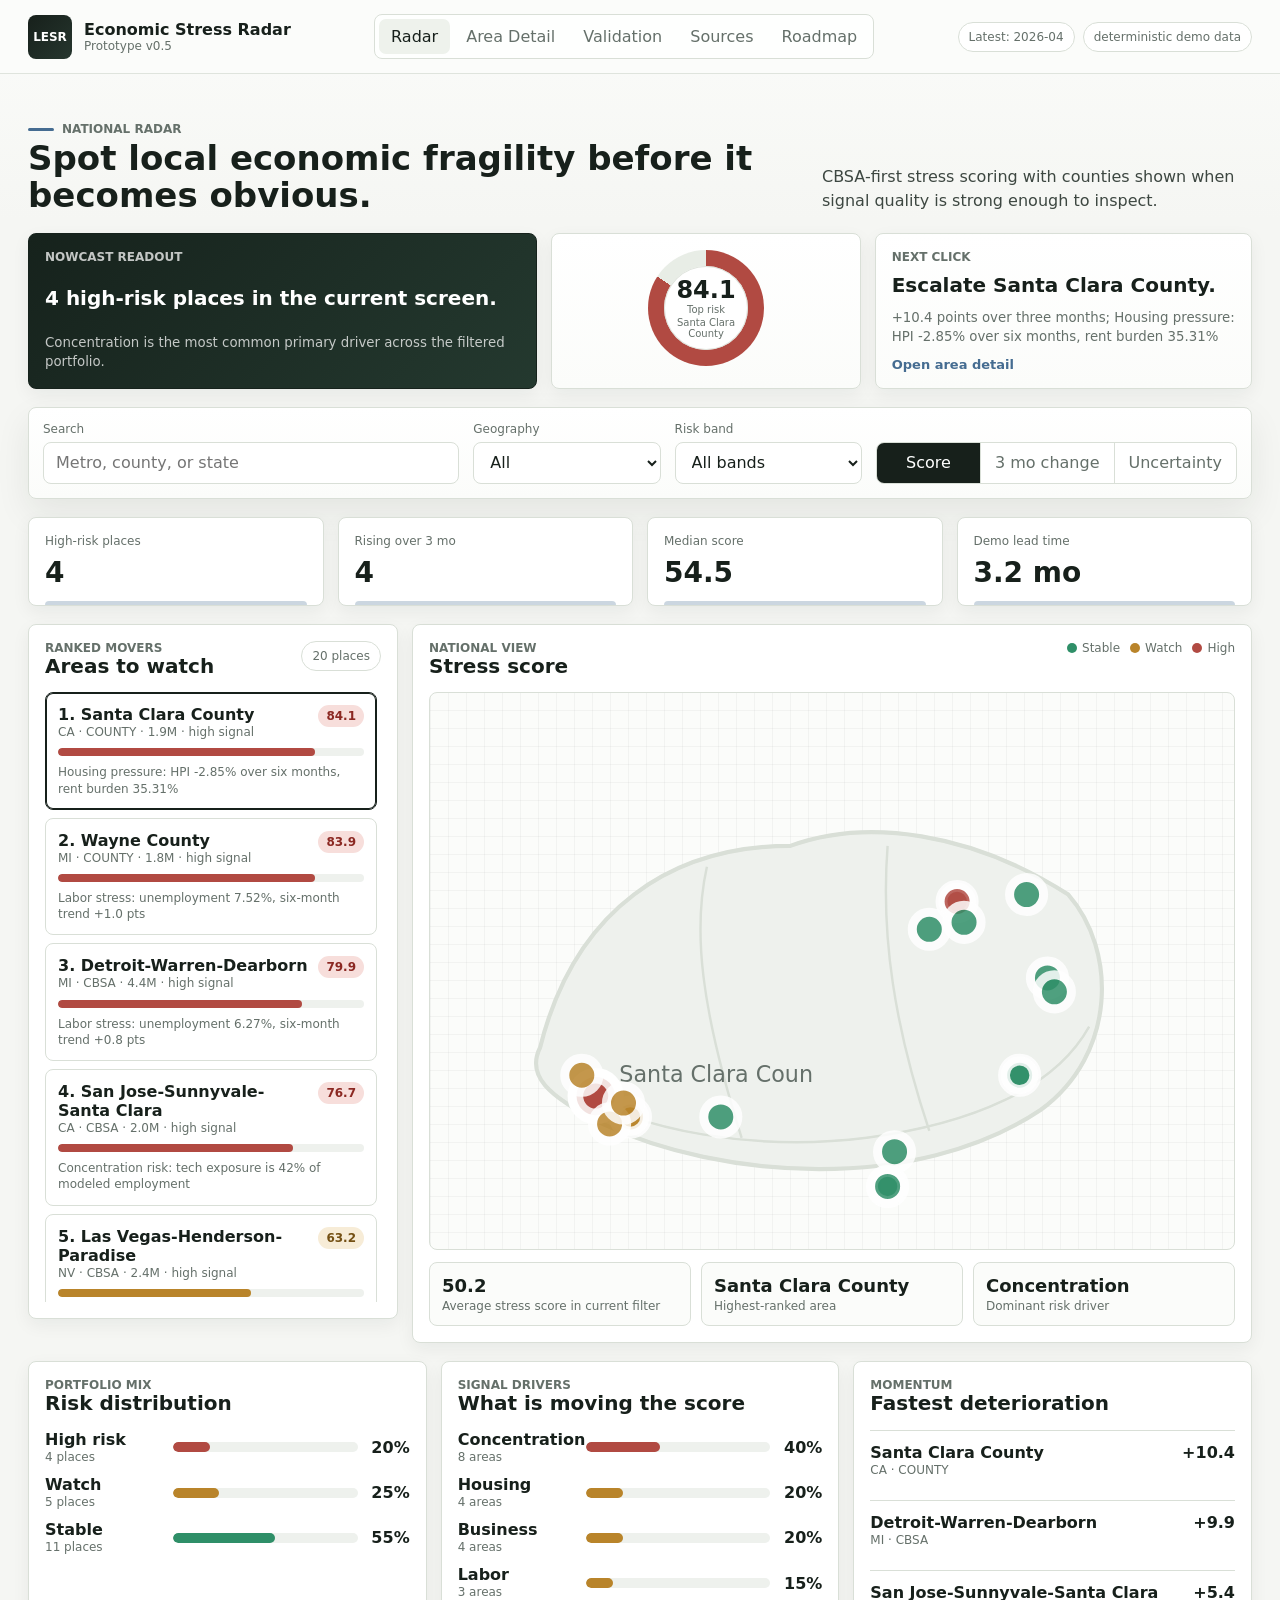
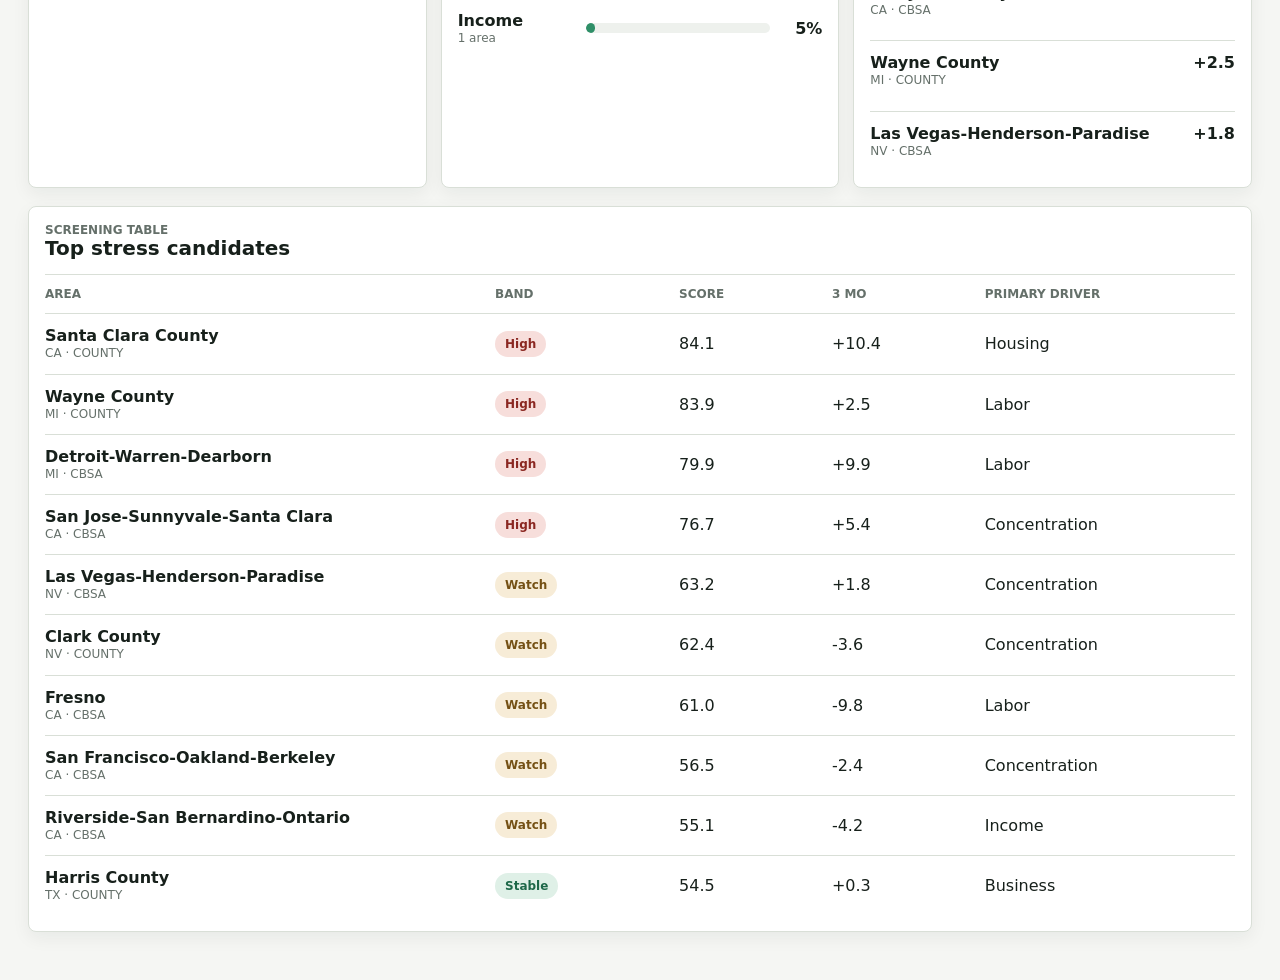
<file: index.html>
<!doctype html>
<html lang="en">
  <head>
    <meta charset="utf-8" />
    <meta name="viewport" content="width=device-width, initial-scale=1" />
    <title>Local Economic Stress Radar</title>
    <link rel="stylesheet" href="src/styles.css?v=5" />
    <script src="data/stress_data.js" defer></script>
    <script src="src/app.js?v=5" defer></script>
  </head>
  <body data-page="radar">
    <header class="app-header">
      <a class="brand" href="index.html" aria-label="Local Economic Stress Radar home">
        <span class="brand-mark" aria-hidden="true">LESR</span>
        <span>
          <span class="brand-title">Economic Stress Radar</span>
          <span class="brand-subtitle">Prototype v0.5</span>
        </span>
      </a>

      <nav class="top-nav" aria-label="Primary">
        <a href="index.html" data-nav="radar">Radar</a>
        <a href="area.html" data-nav="area">Area Detail</a>
        <a href="validation.html" data-nav="validation">Validation</a>
        <a href="sources.html" data-nav="sources">Sources</a>
        <a href="roadmap.html" data-nav="roadmap">Roadmap</a>
      </nav>

      <div class="meta-chips" aria-label="Dataset status">
        <span data-latest-month>Latest month</span>
        <span data-data-mode>Demo data</span>
      </div>
    </header>

    <main class="page-shell">
      <section class="page-title">
        <div>
          <p class="eyebrow">National radar</p>
          <h1>Spot local economic fragility before it becomes obvious.</h1>
        </div>
        <p>
          CBSA-first stress scoring with counties shown when signal quality is strong enough to inspect.
        </p>
      </section>

      <section id="radarBrief" class="decision-deck" aria-label="Current operating brief"></section>

      <section class="control-bar" aria-label="Radar filters">
        <label>
          <span>Search</span>
          <input id="searchInput" type="search" placeholder="Metro, county, or state" />
        </label>

        <label>
          <span>Geography</span>
          <select id="levelFilter">
            <option value="all">All</option>
            <option value="cbsa">CBSAs</option>
            <option value="county">Counties</option>
          </select>
        </label>

        <label>
          <span>Risk band</span>
          <select id="riskFilter">
            <option value="all">All bands</option>
            <option value="high">High</option>
            <option value="watch">Watch</option>
            <option value="stable">Stable</option>
          </select>
        </label>

        <div class="segmented" role="group" aria-label="Map metric">
          <button class="metric-tab active" data-metric="stress_score" type="button">Score</button>
          <button class="metric-tab" data-metric="change_3m" type="button">3 mo change</button>
          <button class="metric-tab" data-metric="uncertainty" type="button">Uncertainty</button>
        </div>
      </section>

      <section class="metric-strip" aria-label="Summary metrics">
        <div class="metric-tile">
          <span>High-risk places</span>
          <strong id="highRiskCount">0</strong>
        </div>
        <div class="metric-tile">
          <span>Rising over 3 mo</span>
          <strong id="risingCount">0</strong>
        </div>
        <div class="metric-tile">
          <span>Median score</span>
          <strong id="medianScore">0</strong>
        </div>
        <div class="metric-tile">
          <span>Demo lead time</span>
          <strong id="leadTime">0 mo</strong>
        </div>
      </section>

      <section class="radar-layout">
        <section class="panel map-panel map-panel-wide" aria-label="National stress map">
          <div class="section-heading">
            <div>
              <p class="eyebrow">National view</p>
              <h2 id="mapTitle">Stress score</h2>
            </div>
            <div class="legend">
              <span><i class="legend-dot low"></i>Stable</span>
              <span><i class="legend-dot mid"></i>Watch</span>
              <span><i class="legend-dot high"></i>High</span>
            </div>
          </div>
          <div class="map-frame">
            <svg id="stressMap" viewBox="0 0 100 80" role="img" aria-label="Prototype US economic stress map"></svg>
          </div>
          <div id="mapNarrative" class="map-narrative"></div>
        </section>

        <section class="panel rank-panel" aria-label="Ranked areas">
          <div class="section-heading">
            <div>
              <p class="eyebrow">Ranked movers</p>
              <h2>Areas to watch</h2>
            </div>
            <span id="resultCount" class="count-pill">0</span>
          </div>
          <div id="rankList" class="rank-list"></div>
        </section>
      </section>

      <section class="insight-grid" aria-label="Radar diagnostics">
        <section class="panel">
          <p class="eyebrow">Portfolio mix</p>
          <h2>Risk distribution</h2>
          <div id="riskMix" class="bar-list"></div>
        </section>

        <section class="panel">
          <p class="eyebrow">Signal drivers</p>
          <h2>What is moving the score</h2>
          <div id="driverMix" class="bar-list"></div>
        </section>

        <section class="panel">
          <p class="eyebrow">Momentum</p>
          <h2>Fastest deterioration</h2>
          <div id="moverList" class="mini-list"></div>
        </section>
      </section>

      <section class="panel table-panel" aria-label="Regional stress table">
        <div class="section-heading">
          <div>
            <p class="eyebrow">Screening table</p>
            <h2>Top stress candidates</h2>
          </div>
        </div>
        <div id="regionalTable" class="data-table"></div>
      </section>
    </main>
  </body>
</html>
</file>
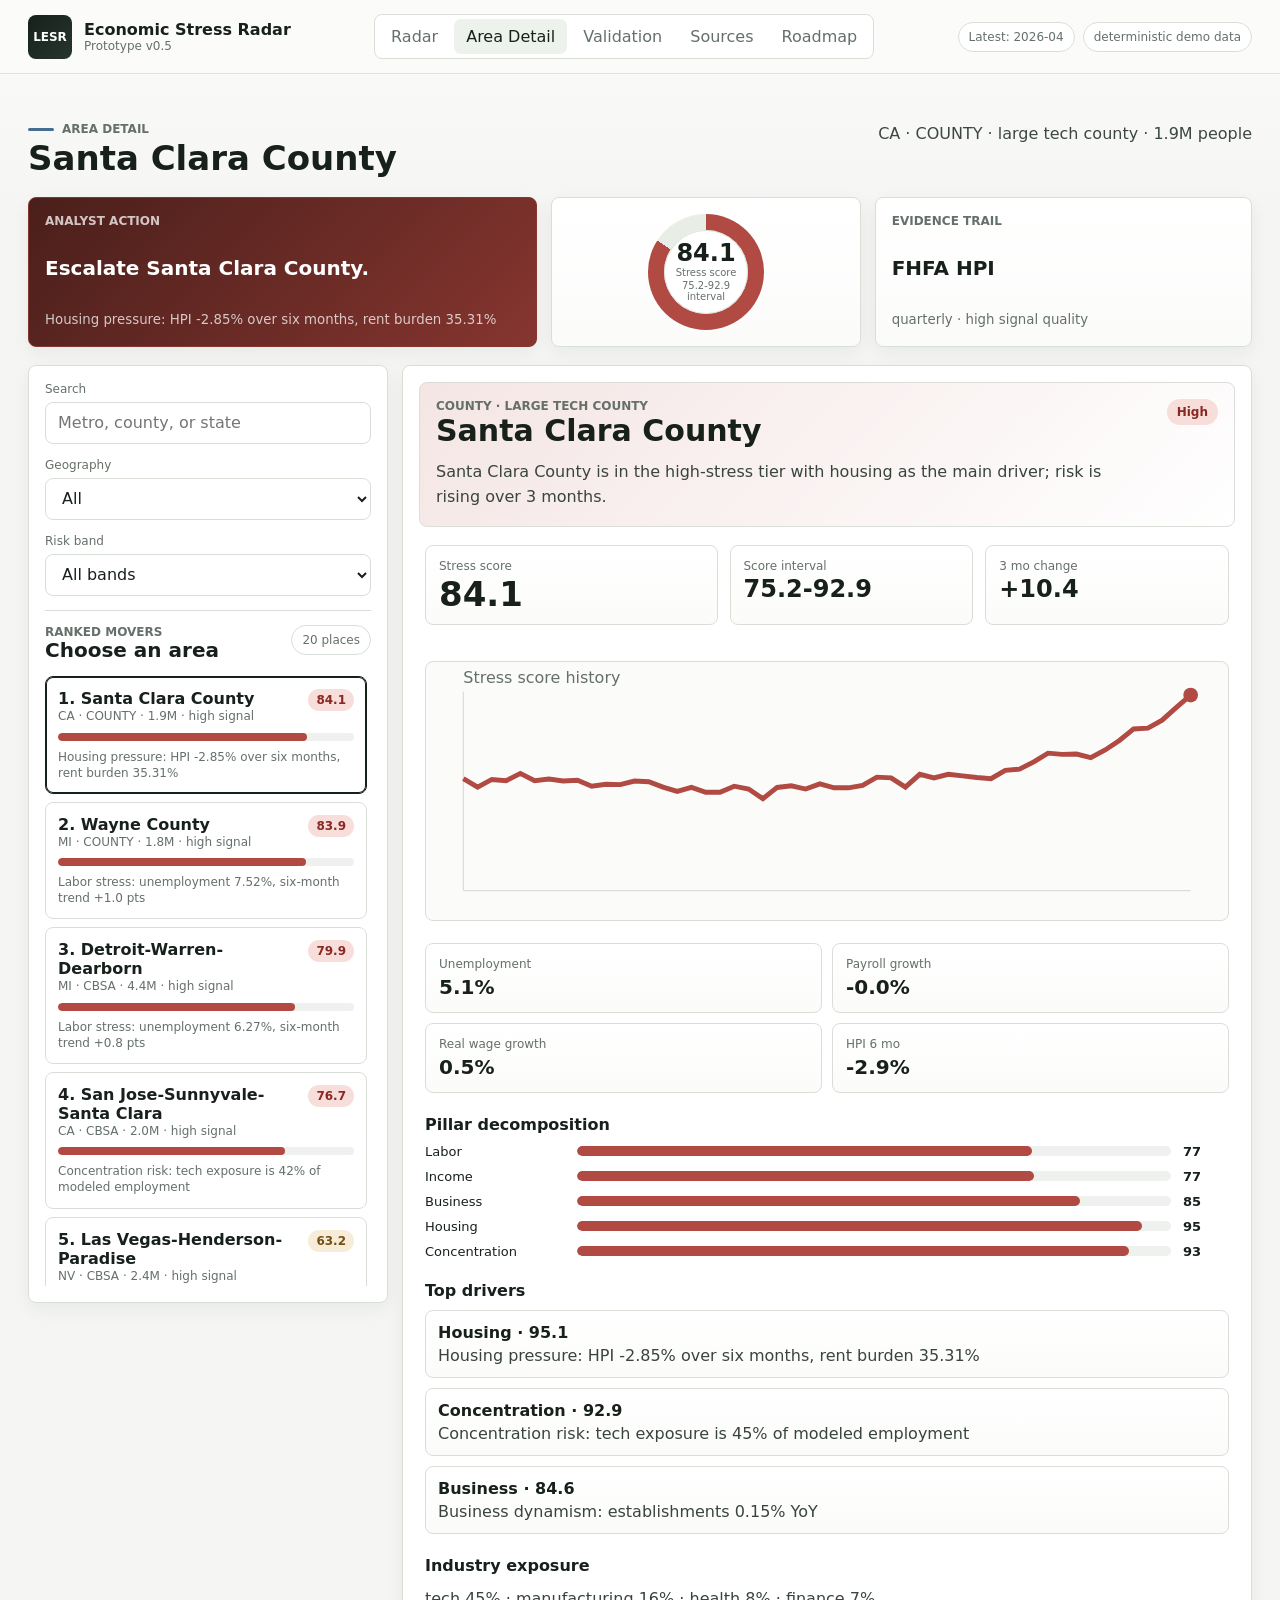
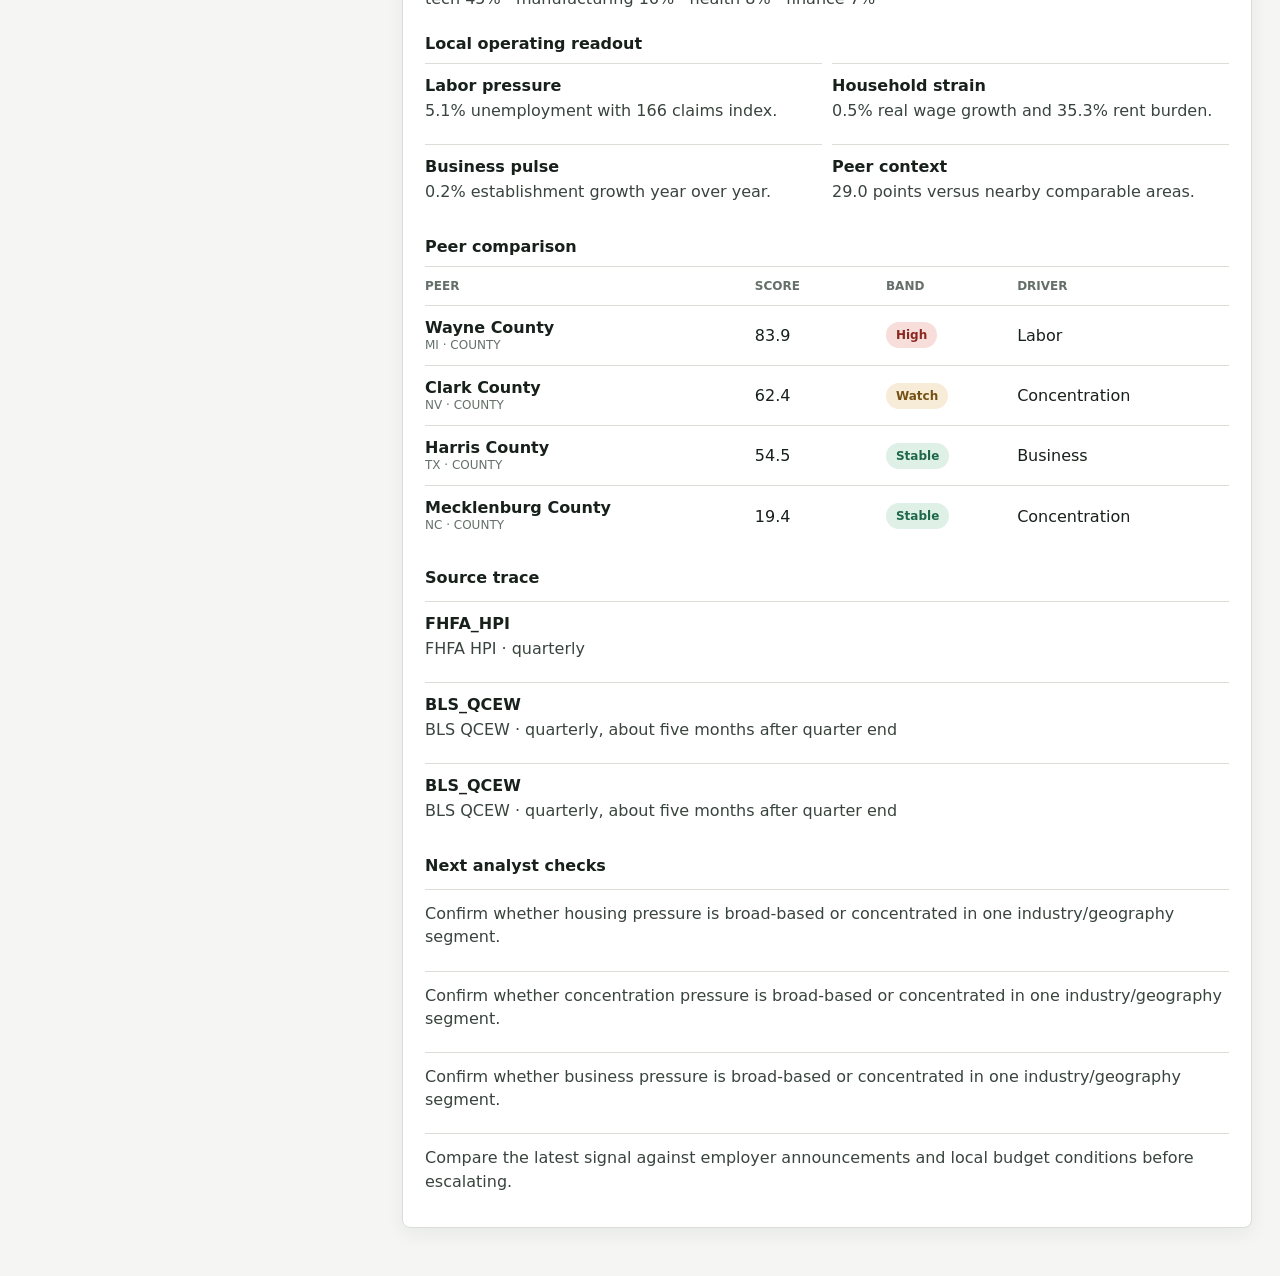
<file: area.html>
<!doctype html>
<html lang="en">
  <head>
    <meta charset="utf-8" />
    <meta name="viewport" content="width=device-width, initial-scale=1" />
    <title>Area Detail | Local Economic Stress Radar</title>
    <link rel="stylesheet" href="src/styles.css?v=5" />
    <script src="data/stress_data.js" defer></script>
    <script src="src/app.js?v=5" defer></script>
  </head>
  <body data-page="area">
    <header class="app-header">
      <a class="brand" href="index.html" aria-label="Local Economic Stress Radar home">
        <span class="brand-mark" aria-hidden="true">LESR</span>
        <span>
          <span class="brand-title">Economic Stress Radar</span>
          <span class="brand-subtitle">Prototype v0.5</span>
        </span>
      </a>

      <nav class="top-nav" aria-label="Primary">
        <a href="index.html" data-nav="radar">Radar</a>
        <a href="area.html" data-nav="area">Area Detail</a>
        <a href="validation.html" data-nav="validation">Validation</a>
        <a href="sources.html" data-nav="sources">Sources</a>
        <a href="roadmap.html" data-nav="roadmap">Roadmap</a>
      </nav>

      <div class="meta-chips" aria-label="Dataset status">
        <span data-latest-month>Latest month</span>
        <span data-data-mode>Demo data</span>
      </div>
    </header>

    <main class="page-shell">
      <section class="page-title compact">
        <div>
          <p class="eyebrow">Area detail</p>
          <h1 id="areaPageTitle">Selected local economy</h1>
        </div>
        <p id="areaPageSubtitle">Labor, housing, business, income, and industry concentration signals.</p>
      </section>

      <section id="areaBrief" class="decision-deck" aria-label="Selected area operating brief"></section>

      <section class="area-layout">
        <aside class="panel rank-panel area-selector" aria-label="Choose area">
          <div class="side-controls">
            <label>
              <span>Search</span>
              <input id="searchInput" type="search" placeholder="Metro, county, or state" />
            </label>
            <label>
              <span>Geography</span>
              <select id="levelFilter">
                <option value="all">All</option>
                <option value="cbsa">CBSAs</option>
                <option value="county">Counties</option>
              </select>
            </label>
            <label>
              <span>Risk band</span>
              <select id="riskFilter">
                <option value="all">All bands</option>
                <option value="high">High</option>
                <option value="watch">Watch</option>
                <option value="stable">Stable</option>
              </select>
            </label>
          </div>

          <div class="section-heading tight">
            <div>
              <p class="eyebrow">Ranked movers</p>
              <h2>Choose an area</h2>
            </div>
            <span id="resultCount" class="count-pill">0</span>
          </div>
          <div id="rankList" class="rank-list"></div>
        </aside>

        <section class="panel detail-panel detail-panel-large" aria-label="Selected area detail">
          <div id="detailContent"></div>
        </section>
      </section>
    </main>
  </body>
</html>
</file>
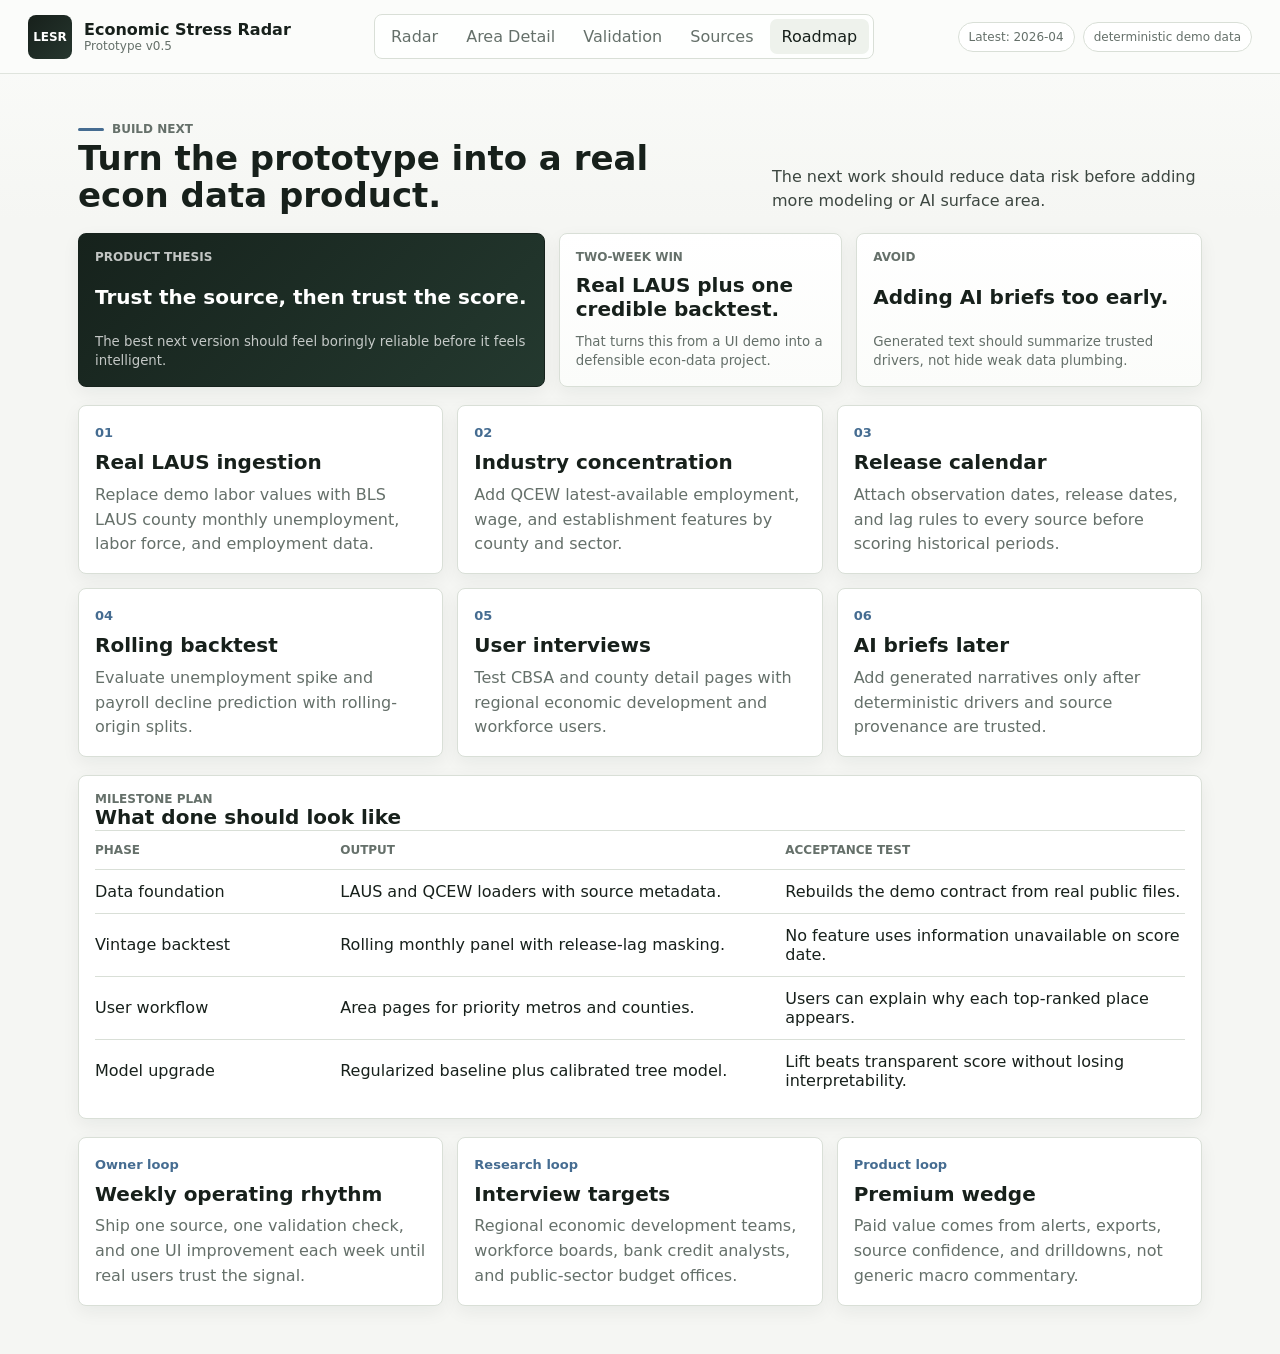
<file: roadmap.html>
<!doctype html>
<html lang="en">
  <head>
    <meta charset="utf-8" />
    <meta name="viewport" content="width=device-width, initial-scale=1" />
    <title>Roadmap | Local Economic Stress Radar</title>
    <link rel="stylesheet" href="src/styles.css?v=5" />
    <script src="data/stress_data.js" defer></script>
    <script src="src/app.js?v=5" defer></script>
  </head>
  <body data-page="roadmap">
    <header class="app-header">
      <a class="brand" href="index.html" aria-label="Local Economic Stress Radar home">
        <span class="brand-mark" aria-hidden="true">LESR</span>
        <span>
          <span class="brand-title">Economic Stress Radar</span>
          <span class="brand-subtitle">Prototype v0.5</span>
        </span>
      </a>

      <nav class="top-nav" aria-label="Primary">
        <a href="index.html" data-nav="radar">Radar</a>
        <a href="area.html" data-nav="area">Area Detail</a>
        <a href="validation.html" data-nav="validation">Validation</a>
        <a href="sources.html" data-nav="sources">Sources</a>
        <a href="roadmap.html" data-nav="roadmap">Roadmap</a>
      </nav>

      <div class="meta-chips" aria-label="Dataset status">
        <span data-latest-month>Latest month</span>
        <span data-data-mode>Demo data</span>
      </div>
    </header>

    <main class="page-shell narrow">
      <section class="page-title">
        <div>
          <p class="eyebrow">Build next</p>
          <h1>Turn the prototype into a real econ data product.</h1>
        </div>
        <p>
          The next work should reduce data risk before adding more modeling or AI surface area.
        </p>
      </section>

      <section class="decision-deck">
        <article class="decision-card decision-card-primary">
          <span class="decision-kicker">Product thesis</span>
          <strong>Trust the source, then trust the score.</strong>
          <small>The best next version should feel boringly reliable before it feels intelligent.</small>
        </article>
        <article class="decision-card">
          <span class="decision-kicker">Two-week win</span>
          <strong>Real LAUS plus one credible backtest.</strong>
          <small>That turns this from a UI demo into a defensible econ-data project.</small>
        </article>
        <article class="decision-card">
          <span class="decision-kicker">Avoid</span>
          <strong>Adding AI briefs too early.</strong>
          <small>Generated text should summarize trusted drivers, not hide weak data plumbing.</small>
        </article>
      </section>

      <section class="roadmap-grid">
        <article class="panel roadmap-card">
          <span>01</span>
          <h2>Real LAUS ingestion</h2>
          <p>Replace demo labor values with BLS LAUS county monthly unemployment, labor force, and employment data.</p>
        </article>
        <article class="panel roadmap-card">
          <span>02</span>
          <h2>Industry concentration</h2>
          <p>Add QCEW latest-available employment, wage, and establishment features by county and sector.</p>
        </article>
        <article class="panel roadmap-card">
          <span>03</span>
          <h2>Release calendar</h2>
          <p>Attach observation dates, release dates, and lag rules to every source before scoring historical periods.</p>
        </article>
        <article class="panel roadmap-card">
          <span>04</span>
          <h2>Rolling backtest</h2>
          <p>Evaluate unemployment spike and payroll decline prediction with rolling-origin splits.</p>
        </article>
        <article class="panel roadmap-card">
          <span>05</span>
          <h2>User interviews</h2>
          <p>Test CBSA and county detail pages with regional economic development and workforce users.</p>
        </article>
        <article class="panel roadmap-card">
          <span>06</span>
          <h2>AI briefs later</h2>
          <p>Add generated narratives only after deterministic drivers and source provenance are trusted.</p>
        </article>
      </section>

      <section class="panel table-panel">
        <p class="eyebrow">Milestone plan</p>
        <h2>What done should look like</h2>
        <div class="data-table three-col">
          <div class="table-row table-head"><span>Phase</span><span>Output</span><span>Acceptance test</span></div>
          <div class="table-row"><span>Data foundation</span><span>LAUS and QCEW loaders with source metadata.</span><span>Rebuilds the demo contract from real public files.</span></div>
          <div class="table-row"><span>Vintage backtest</span><span>Rolling monthly panel with release-lag masking.</span><span>No feature uses information unavailable on score date.</span></div>
          <div class="table-row"><span>User workflow</span><span>Area pages for priority metros and counties.</span><span>Users can explain why each top-ranked place appears.</span></div>
          <div class="table-row"><span>Model upgrade</span><span>Regularized baseline plus calibrated tree model.</span><span>Lift beats transparent score without losing interpretability.</span></div>
        </div>
      </section>

      <section class="roadmap-grid">
        <article class="panel roadmap-card">
          <span>Owner loop</span>
          <h2>Weekly operating rhythm</h2>
          <p>Ship one source, one validation check, and one UI improvement each week until real users trust the signal.</p>
        </article>
        <article class="panel roadmap-card">
          <span>Research loop</span>
          <h2>Interview targets</h2>
          <p>Regional economic development teams, workforce boards, bank credit analysts, and public-sector budget offices.</p>
        </article>
        <article class="panel roadmap-card">
          <span>Product loop</span>
          <h2>Premium wedge</h2>
          <p>Paid value comes from alerts, exports, source confidence, and drilldowns, not generic macro commentary.</p>
        </article>
      </section>
    </main>
  </body>
</html>
</file>
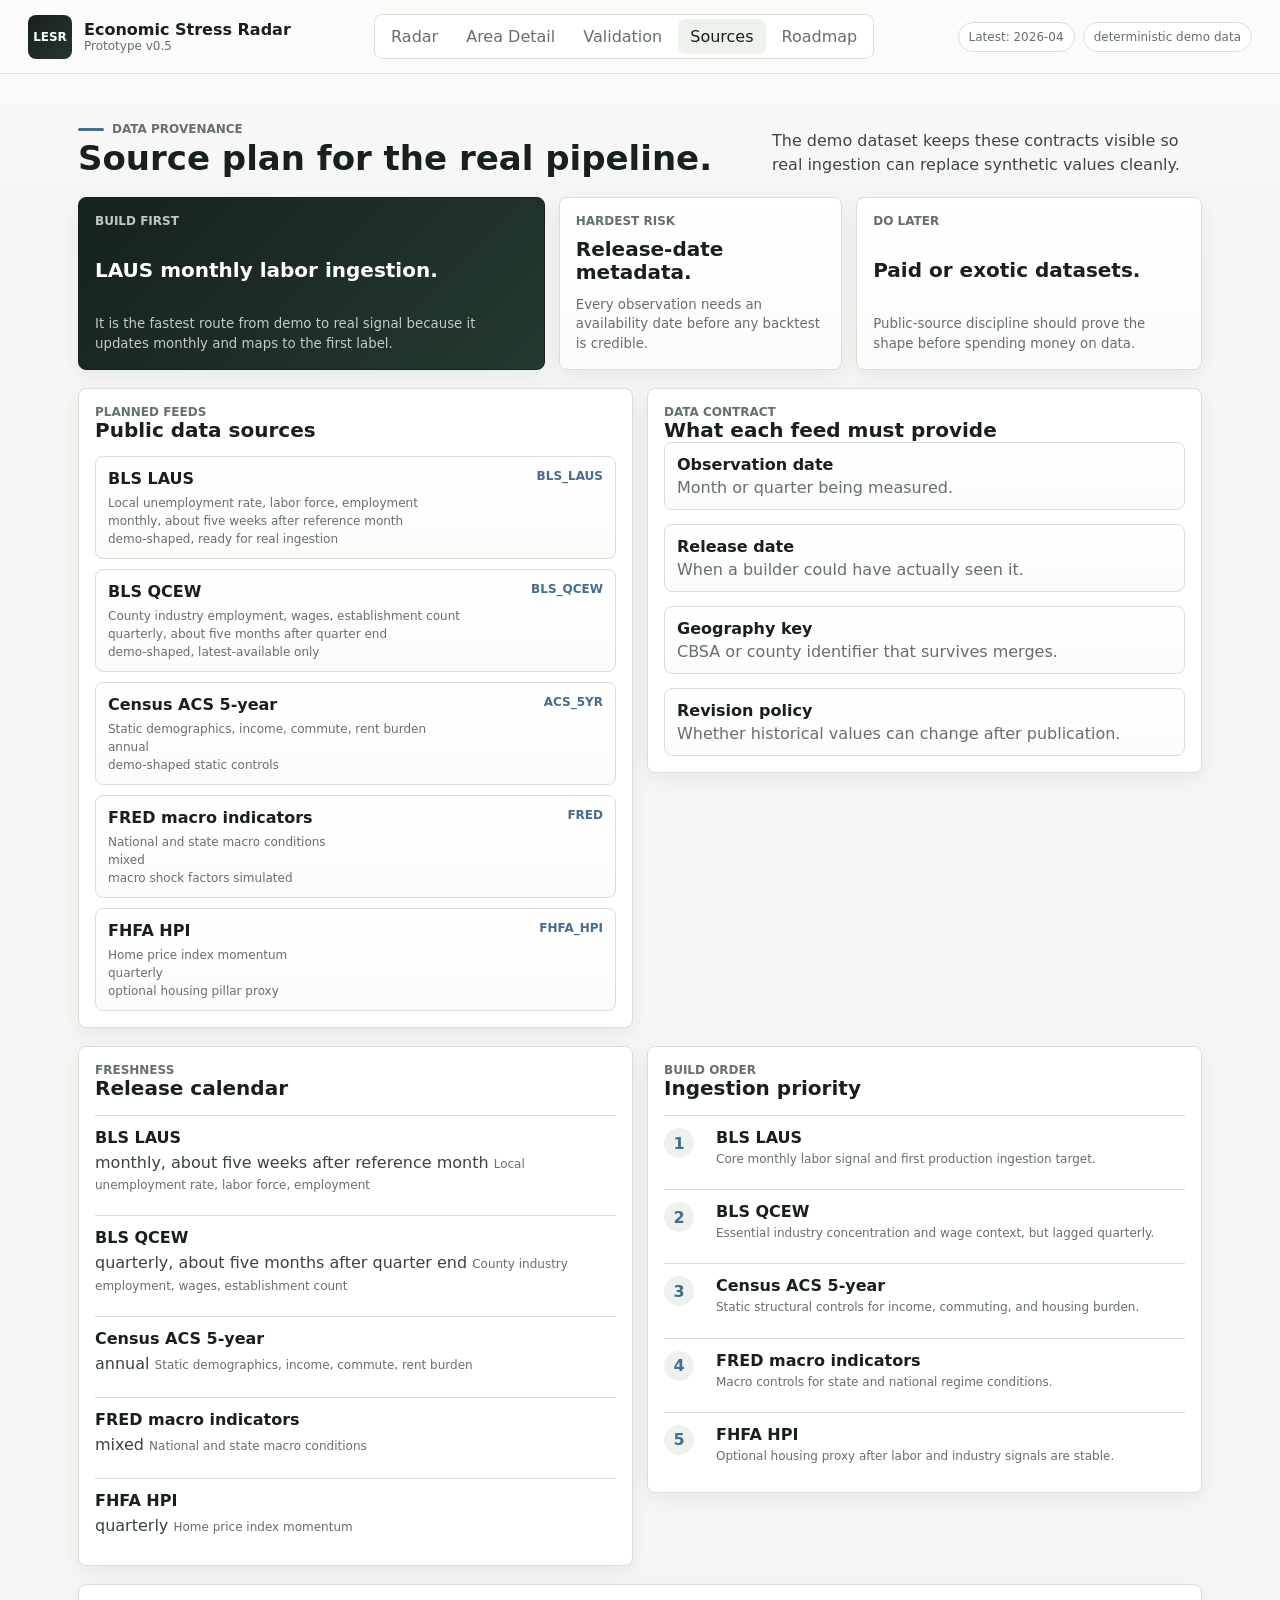
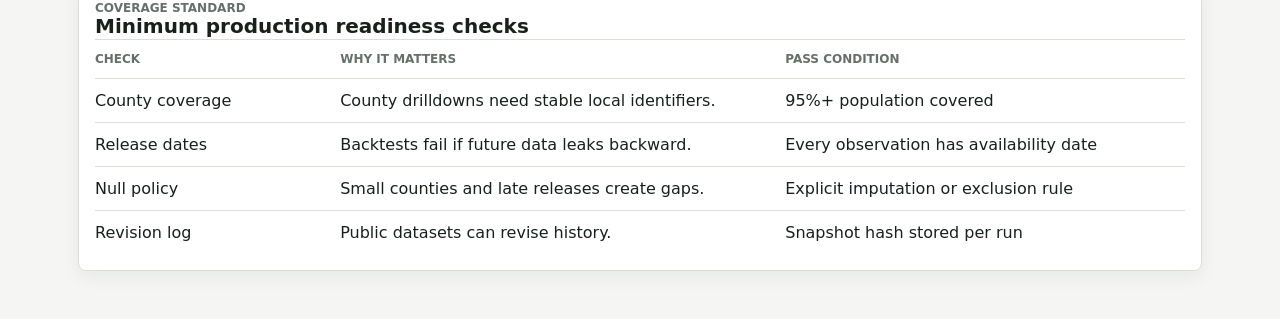
<file: sources.html>
<!doctype html>
<html lang="en">
  <head>
    <meta charset="utf-8" />
    <meta name="viewport" content="width=device-width, initial-scale=1" />
    <title>Sources | Local Economic Stress Radar</title>
    <link rel="stylesheet" href="src/styles.css?v=5" />
    <script src="data/stress_data.js" defer></script>
    <script src="src/app.js?v=5" defer></script>
  </head>
  <body data-page="sources">
    <header class="app-header">
      <a class="brand" href="index.html" aria-label="Local Economic Stress Radar home">
        <span class="brand-mark" aria-hidden="true">LESR</span>
        <span>
          <span class="brand-title">Economic Stress Radar</span>
          <span class="brand-subtitle">Prototype v0.5</span>
        </span>
      </a>

      <nav class="top-nav" aria-label="Primary">
        <a href="index.html" data-nav="radar">Radar</a>
        <a href="area.html" data-nav="area">Area Detail</a>
        <a href="validation.html" data-nav="validation">Validation</a>
        <a href="sources.html" data-nav="sources">Sources</a>
        <a href="roadmap.html" data-nav="roadmap">Roadmap</a>
      </nav>

      <div class="meta-chips" aria-label="Dataset status">
        <span data-latest-month>Latest month</span>
        <span data-data-mode>Demo data</span>
      </div>
    </header>

    <main class="page-shell narrow">
      <section class="page-title">
        <div>
          <p class="eyebrow">Data provenance</p>
          <h1>Source plan for the real pipeline.</h1>
        </div>
        <p>
          The demo dataset keeps these contracts visible so real ingestion can replace synthetic values cleanly.
        </p>
      </section>

      <section class="decision-deck">
        <article class="decision-card decision-card-primary">
          <span class="decision-kicker">Build first</span>
          <strong>LAUS monthly labor ingestion.</strong>
          <small>It is the fastest route from demo to real signal because it updates monthly and maps to the first label.</small>
        </article>
        <article class="decision-card">
          <span class="decision-kicker">Hardest risk</span>
          <strong>Release-date metadata.</strong>
          <small>Every observation needs an availability date before any backtest is credible.</small>
        </article>
        <article class="decision-card">
          <span class="decision-kicker">Do later</span>
          <strong>Paid or exotic datasets.</strong>
          <small>Public-source discipline should prove the shape before spending money on data.</small>
        </article>
      </section>

      <section class="sources-layout">
        <section class="panel">
          <div class="section-heading">
            <div>
              <p class="eyebrow">Planned feeds</p>
              <h2>Public data sources</h2>
            </div>
          </div>
          <div id="sourceList" class="source-list"></div>
        </section>

        <section class="panel">
          <p class="eyebrow">Data contract</p>
          <h2>What each feed must provide</h2>
          <div class="contract-list">
            <div><strong>Observation date</strong><span>Month or quarter being measured.</span></div>
            <div><strong>Release date</strong><span>When a builder could have actually seen it.</span></div>
            <div><strong>Geography key</strong><span>CBSA or county identifier that survives merges.</span></div>
            <div><strong>Revision policy</strong><span>Whether historical values can change after publication.</span></div>
          </div>
        </section>
      </section>

      <section class="sources-layout">
        <section class="panel">
          <p class="eyebrow">Freshness</p>
          <h2>Release calendar</h2>
          <div id="releaseCalendar" class="release-calendar"></div>
        </section>

        <section class="panel">
          <p class="eyebrow">Build order</p>
          <h2>Ingestion priority</h2>
          <div id="sourcePriority" class="priority-list"></div>
        </section>
      </section>

      <section class="panel table-panel">
        <p class="eyebrow">Coverage standard</p>
        <h2>Minimum production readiness checks</h2>
        <div class="data-table three-col">
          <div class="table-row table-head"><span>Check</span><span>Why it matters</span><span>Pass condition</span></div>
          <div class="table-row"><span>County coverage</span><span>County drilldowns need stable local identifiers.</span><span>95%+ population covered</span></div>
          <div class="table-row"><span>Release dates</span><span>Backtests fail if future data leaks backward.</span><span>Every observation has availability date</span></div>
          <div class="table-row"><span>Null policy</span><span>Small counties and late releases create gaps.</span><span>Explicit imputation or exclusion rule</span></div>
          <div class="table-row"><span>Revision log</span><span>Public datasets can revise history.</span><span>Snapshot hash stored per run</span></div>
        </div>
      </section>
    </main>
  </body>
</html>
</file>
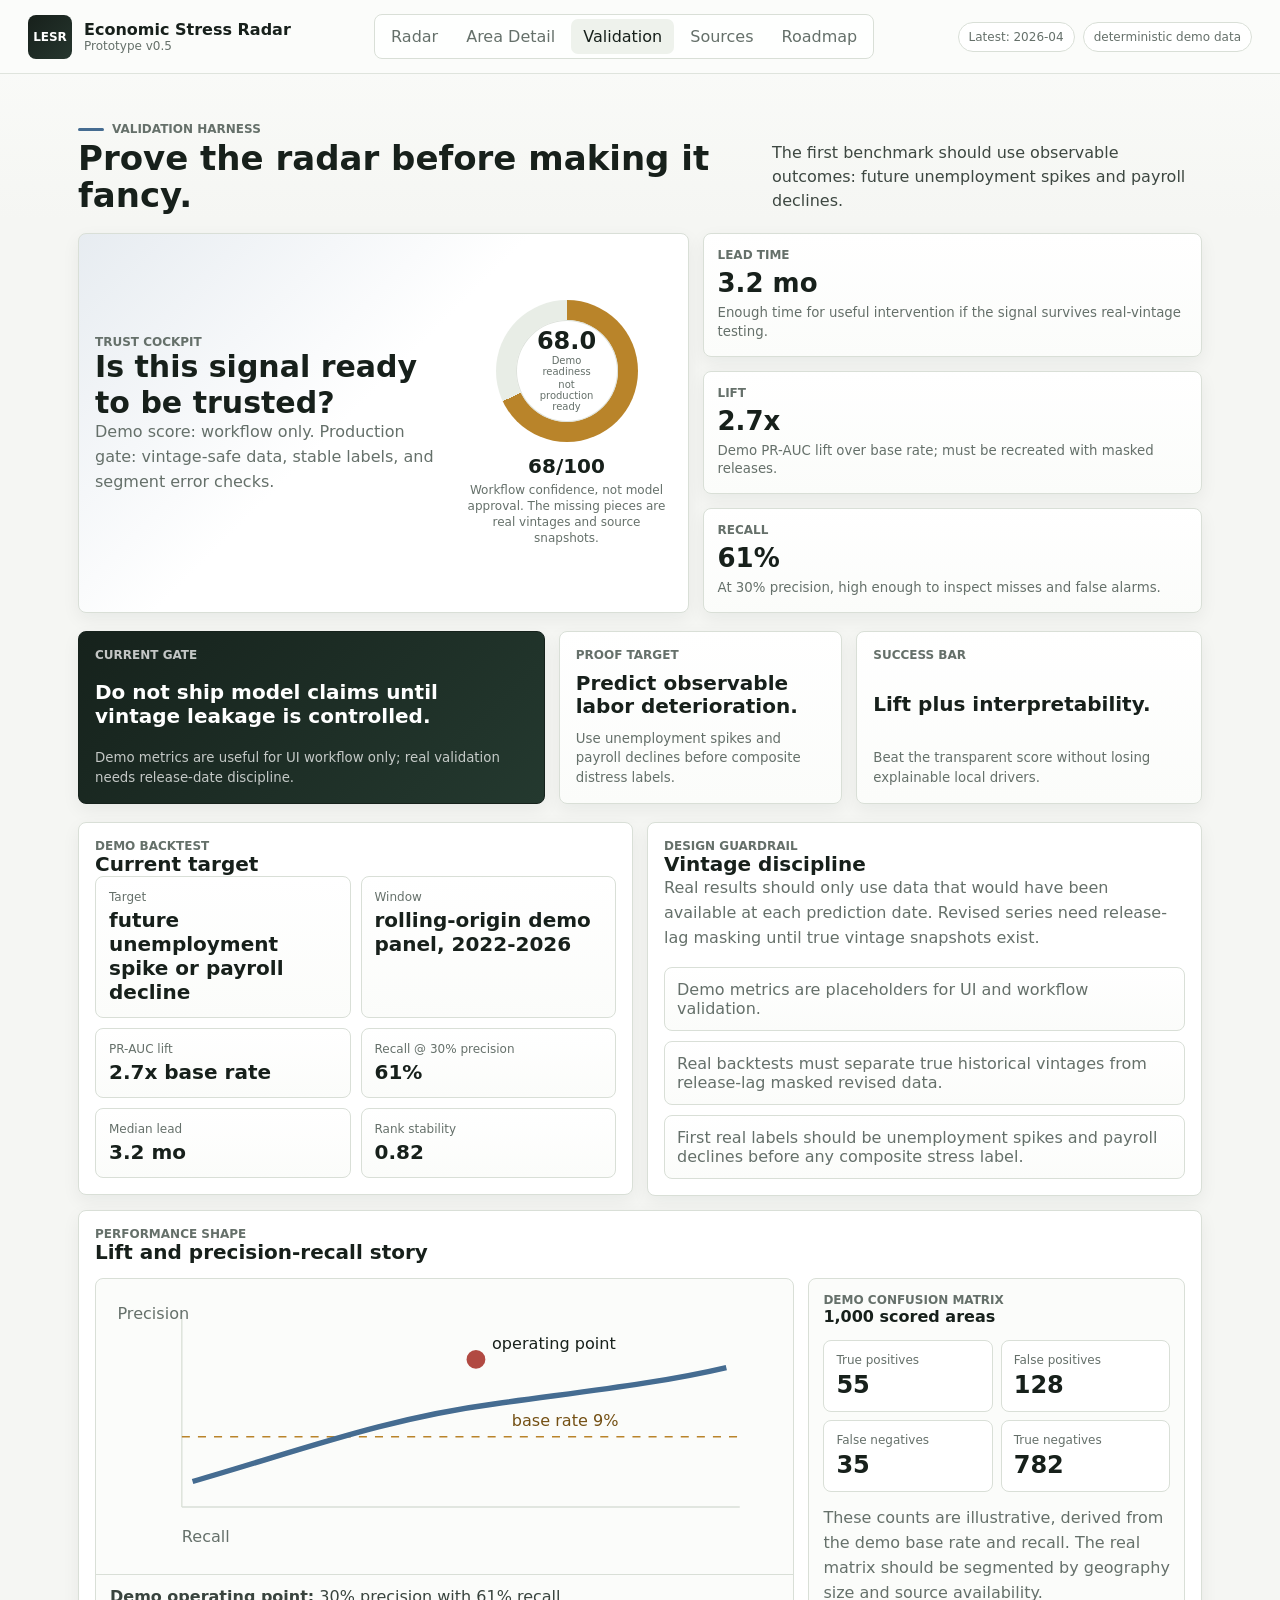
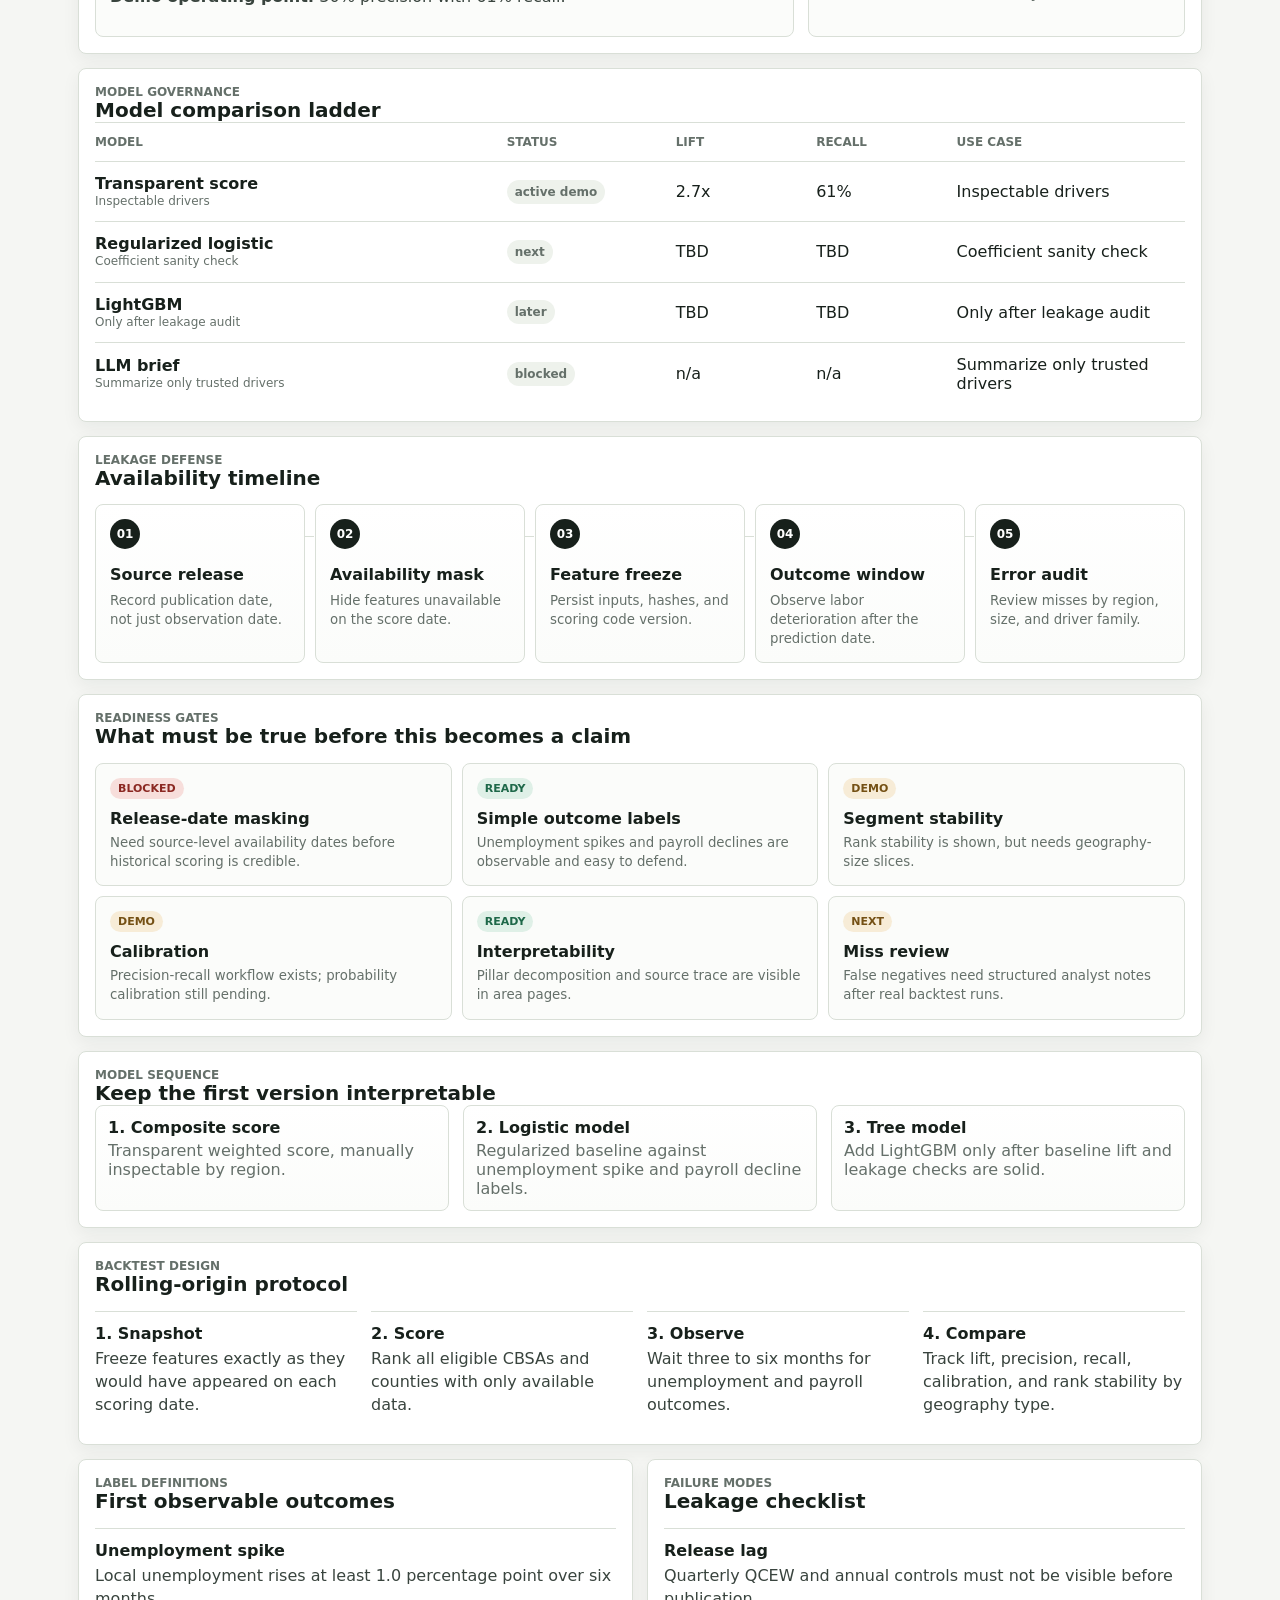
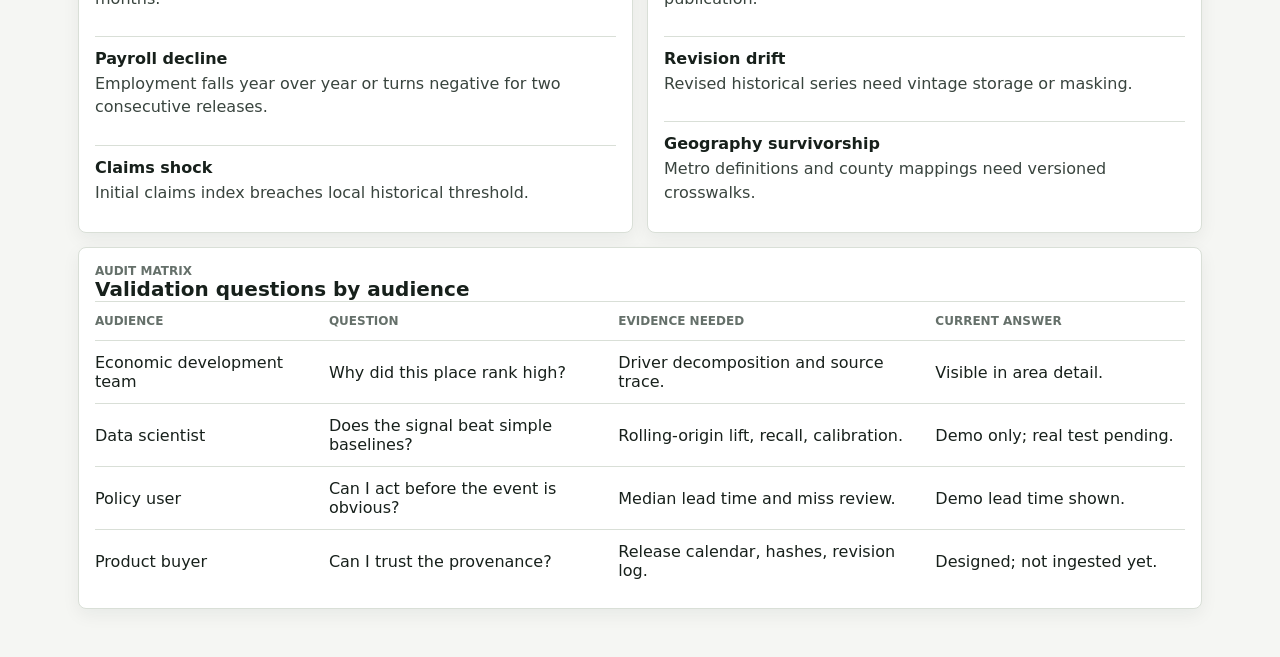
<file: validation.html>
<!doctype html>
<html lang="en">
  <head>
    <meta charset="utf-8" />
    <meta name="viewport" content="width=device-width, initial-scale=1" />
    <title>Validation | Local Economic Stress Radar</title>
    <link rel="stylesheet" href="src/styles.css?v=5" />
    <script src="data/stress_data.js" defer></script>
    <script src="src/app.js?v=5" defer></script>
  </head>
  <body data-page="validation">
    <header class="app-header">
      <a class="brand" href="index.html" aria-label="Local Economic Stress Radar home">
        <span class="brand-mark" aria-hidden="true">LESR</span>
        <span>
          <span class="brand-title">Economic Stress Radar</span>
          <span class="brand-subtitle">Prototype v0.5</span>
        </span>
      </a>

      <nav class="top-nav" aria-label="Primary">
        <a href="index.html" data-nav="radar">Radar</a>
        <a href="area.html" data-nav="area">Area Detail</a>
        <a href="validation.html" data-nav="validation">Validation</a>
        <a href="sources.html" data-nav="sources">Sources</a>
        <a href="roadmap.html" data-nav="roadmap">Roadmap</a>
      </nav>

      <div class="meta-chips" aria-label="Dataset status">
        <span data-latest-month>Latest month</span>
        <span data-data-mode>Demo data</span>
      </div>
    </header>

    <main class="page-shell narrow">
      <section class="page-title">
        <div>
          <p class="eyebrow">Validation harness</p>
          <h1>Prove the radar before making it fancy.</h1>
        </div>
        <p>
          The first benchmark should use observable outcomes: future unemployment spikes and payroll declines.
        </p>
      </section>

      <section class="validation-cockpit" aria-label="Validation cockpit">
        <section class="panel validation-hero">
          <div>
            <p class="eyebrow">Trust cockpit</p>
            <h2>Is this signal ready to be trusted?</h2>
            <p class="body-copy">
              Demo score: workflow only. Production gate: vintage-safe data, stable labels, and segment error checks.
            </p>
          </div>
          <div id="validationGauge" class="validation-gauge"></div>
        </section>

        <section id="validationSummaryCards" class="validation-summary" aria-label="Validation summary cards"></section>
      </section>

      <section class="decision-deck">
        <article class="decision-card decision-card-primary">
          <span class="decision-kicker">Current gate</span>
          <strong>Do not ship model claims until vintage leakage is controlled.</strong>
          <small>Demo metrics are useful for UI workflow only; real validation needs release-date discipline.</small>
        </article>
        <article class="decision-card">
          <span class="decision-kicker">Proof target</span>
          <strong>Predict observable labor deterioration.</strong>
          <small>Use unemployment spikes and payroll declines before composite distress labels.</small>
        </article>
        <article class="decision-card">
          <span class="decision-kicker">Success bar</span>
          <strong>Lift plus interpretability.</strong>
          <small>Beat the transparent score without losing explainable local drivers.</small>
        </article>
      </section>

      <section class="analysis-layout">
        <section class="panel">
          <p class="eyebrow">Demo backtest</p>
          <h2>Current target</h2>
          <div id="backtestStats" class="stat-grid"></div>
        </section>

        <section class="panel">
          <p class="eyebrow">Design guardrail</p>
          <h2>Vintage discipline</h2>
          <p class="body-copy">
            Real results should only use data that would have been available at each prediction date.
            Revised series need release-lag masking until true vintage snapshots exist.
          </p>
          <div id="backtestNotes" class="note-list"></div>
        </section>

        <section class="panel wide-panel validation-chart-panel">
          <div class="section-heading">
            <div>
              <p class="eyebrow">Performance shape</p>
              <h2>Lift and precision-recall story</h2>
            </div>
          </div>
          <div class="chart-layout">
            <div id="validationLiftChart" class="validation-chart"></div>
            <div id="validationConfusionMatrix" class="confusion-panel"></div>
          </div>
        </section>

        <section class="panel wide-panel">
          <p class="eyebrow">Model governance</p>
          <h2>Model comparison ladder</h2>
          <div id="validationModelTable" class="data-table model-table"></div>
        </section>

        <section class="panel wide-panel">
          <p class="eyebrow">Leakage defense</p>
          <h2>Availability timeline</h2>
          <div class="timeline-grid">
            <div><span>01</span><strong>Source release</strong><small>Record publication date, not just observation date.</small></div>
            <div><span>02</span><strong>Availability mask</strong><small>Hide features unavailable on the score date.</small></div>
            <div><span>03</span><strong>Feature freeze</strong><small>Persist inputs, hashes, and scoring code version.</small></div>
            <div><span>04</span><strong>Outcome window</strong><small>Observe labor deterioration after the prediction date.</small></div>
            <div><span>05</span><strong>Error audit</strong><small>Review misses by region, size, and driver family.</small></div>
          </div>
        </section>

        <section class="panel wide-panel">
          <p class="eyebrow">Readiness gates</p>
          <h2>What must be true before this becomes a claim</h2>
          <div id="validationGateList" class="gate-grid"></div>
        </section>

        <section class="panel wide-panel">
          <p class="eyebrow">Model sequence</p>
          <h2>Keep the first version interpretable</h2>
          <div class="method-grid">
            <div class="method-step">
              <strong>1. Composite score</strong>
              <span>Transparent weighted score, manually inspectable by region.</span>
            </div>
            <div class="method-step">
              <strong>2. Logistic model</strong>
              <span>Regularized baseline against unemployment spike and payroll decline labels.</span>
            </div>
            <div class="method-step">
              <strong>3. Tree model</strong>
              <span>Add LightGBM only after baseline lift and leakage checks are solid.</span>
            </div>
          </div>
        </section>

        <section class="panel wide-panel">
          <p class="eyebrow">Backtest design</p>
          <h2>Rolling-origin protocol</h2>
          <div class="protocol-grid">
            <div><strong>1. Snapshot</strong><span>Freeze features exactly as they would have appeared on each scoring date.</span></div>
            <div><strong>2. Score</strong><span>Rank all eligible CBSAs and counties with only available data.</span></div>
            <div><strong>3. Observe</strong><span>Wait three to six months for unemployment and payroll outcomes.</span></div>
            <div><strong>4. Compare</strong><span>Track lift, precision, recall, calibration, and rank stability by geography type.</span></div>
          </div>
        </section>

        <section class="panel">
          <p class="eyebrow">Label definitions</p>
          <h2>First observable outcomes</h2>
          <div class="checklist-grid">
            <div><strong>Unemployment spike</strong><span>Local unemployment rises at least 1.0 percentage point over six months.</span></div>
            <div><strong>Payroll decline</strong><span>Employment falls year over year or turns negative for two consecutive releases.</span></div>
            <div><strong>Claims shock</strong><span>Initial claims index breaches local historical threshold.</span></div>
          </div>
        </section>

        <section class="panel">
          <p class="eyebrow">Failure modes</p>
          <h2>Leakage checklist</h2>
          <div class="checklist-grid">
            <div><strong>Release lag</strong><span>Quarterly QCEW and annual controls must not be visible before publication.</span></div>
            <div><strong>Revision drift</strong><span>Revised historical series need vintage storage or masking.</span></div>
            <div><strong>Geography survivorship</strong><span>Metro definitions and county mappings need versioned crosswalks.</span></div>
          </div>
        </section>

        <section class="panel wide-panel table-panel">
          <p class="eyebrow">Audit matrix</p>
          <h2>Validation questions by audience</h2>
          <div class="data-table validation-audit-table">
            <div class="table-row table-head"><span>Audience</span><span>Question</span><span>Evidence needed</span><span>Current answer</span></div>
            <div class="table-row"><span>Economic development team</span><span>Why did this place rank high?</span><span>Driver decomposition and source trace.</span><span>Visible in area detail.</span></div>
            <div class="table-row"><span>Data scientist</span><span>Does the signal beat simple baselines?</span><span>Rolling-origin lift, recall, calibration.</span><span>Demo only; real test pending.</span></div>
            <div class="table-row"><span>Policy user</span><span>Can I act before the event is obvious?</span><span>Median lead time and miss review.</span><span>Demo lead time shown.</span></div>
            <div class="table-row"><span>Product buyer</span><span>Can I trust the provenance?</span><span>Release calendar, hashes, revision log.</span><span>Designed; not ingested yet.</span></div>
          </div>
        </section>
      </section>
    </main>
  </body>
</html>
</file>
<file: src/styles.css>
:root {
  --bg: #f5f6f3;
  --panel: #ffffff;
  --ink: #17201b;
  --muted: #65706a;
  --line: #d9dfd7;
  --wash: #eef2ec;
  --low: #2f8f68;
  --mid: #b9842a;
  --high: #b14a42;
  --blue: #456c91;
  --purple: #705c8e;
  --shadow: 0 14px 34px rgba(23, 32, 27, 0.08);
  --soft-shadow: 0 6px 18px rgba(23, 32, 27, 0.06);
}

* {
  box-sizing: border-box;
}

html {
  scroll-behavior: smooth;
}

body {
  margin: 0;
  background:
    linear-gradient(180deg, #fbfcfa 0, var(--bg) 220px),
    var(--bg);
  color: var(--ink);
  font-family:
    Inter, ui-sans-serif, system-ui, -apple-system, BlinkMacSystemFont, "Segoe UI",
    sans-serif;
}

button,
input,
select {
  font: inherit;
}

a {
  color: inherit;
}

.app-header {
  position: sticky;
  top: 0;
  z-index: 10;
  display: grid;
  grid-template-columns: minmax(220px, auto) minmax(0, 1fr) auto;
  gap: 18px;
  align-items: center;
  min-height: 72px;
  padding: 14px 28px;
  border-bottom: 1px solid rgba(217, 223, 215, 0.82);
  background: rgba(251, 252, 250, 0.94);
  backdrop-filter: blur(14px);
}

.brand {
  display: flex;
  align-items: center;
  gap: 12px;
  text-decoration: none;
}

.brand-mark {
  width: 44px;
  height: 44px;
  display: grid;
  place-items: center;
  background:
    linear-gradient(135deg, #17201b 0%, #26362e 100%);
  color: #fff;
  font-weight: 800;
  font-size: 12px;
  border-radius: 8px;
}

.brand-title,
.brand-subtitle {
  display: block;
}

.brand-title {
  font-weight: 780;
}

.brand-subtitle,
.eyebrow,
.meta-chips,
.metric-tile span,
label span,
.count-pill,
.rank-meta,
.source-card span,
.contract-list span,
.method-step span,
.roadmap-card p,
.body-copy,
.note-item {
  color: var(--muted);
}

.brand-subtitle,
.eyebrow,
.meta-chips,
.metric-tile span,
label span,
.count-pill,
.rank-meta,
.source-card span {
  font-size: 12px;
}

.top-nav {
  justify-self: center;
  display: flex;
  gap: 4px;
  padding: 4px;
  border: 1px solid var(--line);
  border-radius: 8px;
  background: rgba(255, 255, 255, 0.82);
  overflow-x: auto;
  max-width: 100%;
}

.top-nav a {
  flex: 0 0 auto;
  text-decoration: none;
  color: var(--muted);
  padding: 8px 12px;
  border-radius: 7px;
}

.top-nav a.active,
.top-nav a:hover {
  color: var(--ink);
  background: var(--wash);
}

.meta-chips {
  display: flex;
  flex-wrap: wrap;
  justify-content: flex-end;
  gap: 8px;
}

.meta-chips span,
.count-pill {
  border: 1px solid var(--line);
  background: #fff;
  padding: 7px 10px;
  border-radius: 999px;
}

.page-shell {
  width: min(100%, 1440px);
  margin: 0 auto;
  padding: 30px 28px 48px;
  display: grid;
  gap: 18px;
}

.page-shell.narrow {
  width: min(100%, 1180px);
}

.page-title {
  display: flex;
  align-items: flex-end;
  justify-content: space-between;
  gap: 28px;
  padding: 18px 0 2px;
}

.page-title.compact {
  align-items: flex-start;
}

.page-title h1 {
  margin: 4px 0 0;
  font-size: 34px;
  line-height: 1.08;
  letter-spacing: 0;
  max-width: 760px;
}

.page-title .eyebrow::before {
  content: "";
  width: 26px;
  height: 3px;
  display: inline-block;
  margin-right: 8px;
  vertical-align: middle;
  border-radius: 999px;
  background: var(--blue);
}

.page-title p:not(.eyebrow) {
  max-width: 430px;
  margin: 0;
  color: #3d4741;
  line-height: 1.5;
}

.eyebrow {
  margin: 0;
  font-weight: 780;
  text-transform: uppercase;
}

.control-bar,
.metric-strip,
.radar-layout,
.insight-grid,
.area-layout,
.analysis-layout,
.sources-layout,
.roadmap-grid,
.side-controls,
.stat-grid,
.method-grid,
.contract-list,
.protocol-grid,
.checklist-grid {
  display: grid;
  gap: 14px;
}

.control-bar {
  grid-template-columns: minmax(240px, 1fr) minmax(150px, 0.45fr) minmax(160px, 0.45fr) auto;
  align-items: end;
  padding: 14px;
  background:
    linear-gradient(180deg, #fff 0%, #fbfcfa 100%);
  border: 1px solid var(--line);
  border-radius: 8px;
  box-shadow: var(--shadow);
}

label {
  display: grid;
  gap: 6px;
}

input,
select {
  min-height: 42px;
  width: 100%;
  border: 1px solid var(--line);
  border-radius: 8px;
  padding: 0 12px;
  color: var(--ink);
  background: #fff;
}

input:focus,
select:focus,
button:focus-visible,
a:focus-visible {
  outline: 2px solid #86a8c8;
  outline-offset: 2px;
}

.segmented {
  display: flex;
  min-height: 42px;
  border: 1px solid var(--line);
  border-radius: 8px;
  overflow: hidden;
  background: #fff;
}

.metric-tab {
  min-width: 104px;
  border: 0;
  border-right: 1px solid var(--line);
  padding: 0 14px;
  background: transparent;
  color: var(--muted);
  cursor: pointer;
  white-space: nowrap;
}

.metric-tab:last-child {
  border-right: 0;
}

.metric-tab.active {
  background: #17201b;
  color: #fff;
}

.metric-strip {
  grid-template-columns: repeat(4, minmax(0, 1fr));
}

.metric-tile,
.panel {
  background: var(--panel);
  border: 1px solid var(--line);
  border-radius: 8px;
  box-shadow: var(--soft-shadow);
}

.metric-tile {
  padding: 16px;
  display: grid;
  gap: 8px;
  position: relative;
  overflow: hidden;
}

.metric-tile::after {
  content: "";
  position: absolute;
  inset: auto 16px 0 16px;
  height: 4px;
  border-radius: 999px 999px 0 0;
  background: var(--blue);
  opacity: 0.28;
}

.metric-tile strong {
  font-size: 28px;
}

.radar-layout {
  grid-template-columns: 370px minmax(0, 1fr);
  grid-template-areas: "rank map";
  align-items: start;
}

.area-layout {
  grid-template-columns: 360px minmax(0, 1fr);
  grid-template-areas: "picker detail";
  align-items: start;
}

.analysis-layout,
.sources-layout {
  grid-template-columns: 1fr 1fr;
  align-items: start;
}

.insight-grid {
  grid-template-columns: repeat(3, minmax(0, 1fr));
  align-items: stretch;
}

.wide-panel {
  grid-column: 1 / -1;
}

.panel {
  padding: 16px;
}

.decision-deck {
  display: grid;
  grid-template-columns: 1.35fr 0.82fr 1fr;
  gap: 14px;
}

.decision-card {
  min-height: 132px;
  padding: 16px;
  border: 1px solid var(--line);
  border-radius: 8px;
  background:
    linear-gradient(180deg, #ffffff 0%, #fbfcfa 100%);
  box-shadow: var(--soft-shadow);
  display: grid;
  align-content: space-between;
  gap: 10px;
}

.decision-card-primary {
  background:
    linear-gradient(135deg, #16221c 0%, #24392f 100%);
  color: #fff;
  border-color: #16221c;
}

.decision-card-primary.watch {
  background: linear-gradient(135deg, #4c3a18 0%, #7b5b21 100%);
  border-color: #7b5b21;
}

.decision-card-primary.high {
  background: linear-gradient(135deg, #4a1f1b 0%, #86352f 100%);
  border-color: #86352f;
}

.decision-card-primary.stable {
  background: linear-gradient(135deg, #173c2d 0%, #2f6f52 100%);
  border-color: #2f6f52;
}

.decision-card strong {
  font-size: 20px;
  line-height: 1.18;
}

.decision-card small {
  color: var(--muted);
  line-height: 1.45;
}

.decision-card-primary small,
.decision-card-primary .decision-kicker {
  color: rgba(255, 255, 255, 0.74);
}

.decision-kicker {
  color: var(--muted);
  font-size: 12px;
  font-weight: 780;
  text-transform: uppercase;
}

.visual-card {
  place-items: center;
}

.score-dial {
  --dial: 0deg;
  --dial-color: var(--blue);
  width: 116px;
  aspect-ratio: 1;
  border-radius: 50%;
  display: grid;
  place-items: center;
  background:
    conic-gradient(var(--dial-color) var(--dial), #e8ede6 0deg),
    #e8ede6;
}

.score-dial > div {
  width: 84px;
  aspect-ratio: 1;
  display: grid;
  place-items: center;
  align-content: center;
  gap: 2px;
  text-align: center;
  border-radius: 50%;
  background: #fff;
  box-shadow: inset 0 0 0 1px rgba(217, 223, 215, 0.86);
}

.score-dial strong {
  font-size: 24px;
  line-height: 1;
}

.score-dial span,
.score-dial small {
  max-width: 70px;
  color: var(--muted);
  font-size: 10px;
  line-height: 1.1;
}

.text-link {
  width: fit-content;
  color: var(--blue);
  font-size: 13px;
  font-weight: 760;
  text-decoration: none;
}

.section-heading {
  display: flex;
  align-items: flex-start;
  justify-content: space-between;
  gap: 12px;
  margin-bottom: 14px;
}

.section-heading.tight {
  margin-top: 14px;
}

h2,
h3,
p {
  margin-top: 0;
}

h2 {
  font-size: 20px;
  line-height: 1.18;
  margin-bottom: 0;
  letter-spacing: 0;
}

h3 {
  font-size: 16px;
  margin-bottom: 10px;
}

.rank-list {
  display: grid;
  gap: 8px;
  max-height: calc(100vh - 290px);
  overflow: auto;
  padding-right: 4px;
}

.radar-layout .rank-panel {
  grid-area: rank;
}

.radar-layout .map-panel {
  grid-area: map;
}

.rank-row {
  width: 100%;
  border: 1px solid var(--line);
  background: #fff;
  color: inherit;
  border-radius: 8px;
  padding: 12px;
  display: grid;
  gap: 8px;
  text-align: left;
  text-decoration: none;
  cursor: pointer;
}

.rank-row:hover {
  border-color: #aeb8af;
}

.rank-row.active {
  border-color: #17201b;
  box-shadow: inset 0 0 0 1px #17201b;
}

.rank-top {
  display: flex;
  justify-content: space-between;
  gap: 10px;
}

.rank-name {
  display: block;
  font-weight: 760;
}

.rank-meta {
  display: block;
  line-height: 1.35;
}

.bar-list,
.mini-list,
.release-calendar,
.priority-list,
.source-trace,
.question-list {
  display: grid;
  gap: 10px;
  margin-top: 14px;
}

.bar-row {
  display: grid;
  grid-template-columns: 118px minmax(0, 1fr) 42px;
  gap: 10px;
  align-items: center;
}

.bar-row strong,
.bar-row span,
.mini-row strong,
.mini-row small,
.table-row strong,
.table-row small,
.priority-row strong,
.priority-row small {
  display: block;
}

.bar-row div:first-child span,
.mini-row small,
.table-row small,
.priority-row small,
.calendar-row small {
  color: var(--muted);
  font-size: 12px;
  line-height: 1.35;
}

.bar-row b,
.mini-row b {
  text-align: right;
}

.bar-line {
  height: 10px;
  border-radius: 999px;
  background: #eef1ed;
  overflow: hidden;
}

.bar-line span {
  display: block;
  height: 100%;
  border-radius: inherit;
  background: var(--blue);
}

.bar-line span.high {
  background: var(--high);
}

.bar-line span.watch {
  background: var(--mid);
}

.bar-line span.stable {
  background: var(--low);
}

.mini-row,
.table-row,
.calendar-row,
.priority-row,
.source-trace div,
.question-list div,
.protocol-grid div,
.checklist-grid div {
  border-top: 1px solid var(--line);
  padding: 12px 0;
}

.mini-row {
  display: flex;
  justify-content: space-between;
  gap: 12px;
  color: inherit;
  text-decoration: none;
}

.table-panel {
  overflow: hidden;
}

.data-table {
  display: grid;
  overflow-x: auto;
}

.table-row {
  display: grid;
  grid-template-columns: minmax(220px, 1.4fr) 0.55fr 0.45fr 0.45fr minmax(140px, 0.8fr);
  gap: 12px;
  align-items: center;
  min-width: 760px;
  color: inherit;
  text-decoration: none;
}

.compact-table .table-row {
  grid-template-columns: minmax(220px, 1.2fr) 0.45fr 0.45fr minmax(120px, 0.8fr);
  min-width: 620px;
}

.three-col .table-row {
  grid-template-columns: minmax(180px, 0.7fr) minmax(260px, 1.3fr) minmax(260px, 1.2fr);
  min-width: 720px;
}

.table-head {
  color: var(--muted);
  font-size: 12px;
  font-weight: 780;
  text-transform: uppercase;
}

.table-row .band {
  width: fit-content;
  font-style: normal;
}

.score-pill {
  border-radius: 999px;
  padding: 4px 8px;
  font-size: 12px;
  font-weight: 780;
  height: fit-content;
}

.score-pill.high,
.band.high {
  background: #f7dedb;
  color: #8b2822;
}

.score-pill.watch,
.band.watch {
  background: #f7ecd7;
  color: #745014;
}

.score-pill.stable,
.band.stable {
  background: #dff0e7;
  color: #1e6849;
}

.row-bar {
  height: 8px;
  border-radius: 999px;
  background: #eef1ed;
  overflow: hidden;
}

.row-bar span {
  display: block;
  height: 100%;
  border-radius: inherit;
}

.map-panel-wide {
  min-height: calc(100vh - 270px);
}

.map-frame {
  height: clamp(520px, 62vh, 740px);
  min-height: 520px;
  border: 1px solid var(--line);
  border-radius: 8px;
  overflow: hidden;
  background:
    linear-gradient(90deg, rgba(23, 32, 27, 0.04) 1px, transparent 1px),
    linear-gradient(0deg, rgba(23, 32, 27, 0.04) 1px, transparent 1px),
    #fbfcfa;
  background-size: 18px 18px;
}

#stressMap {
  width: 100%;
  height: 100%;
  display: block;
}

.map-point {
  cursor: pointer;
  stroke: #fff;
  stroke-width: 1.3;
}

.map-point:hover {
  stroke: #17201b;
}

.map-label {
  font-size: 3.2px;
  fill: var(--muted);
  pointer-events: none;
}

.legend {
  display: flex;
  flex-wrap: wrap;
  gap: 10px;
  color: var(--muted);
  font-size: 12px;
}

.legend span {
  display: inline-flex;
  align-items: center;
  gap: 5px;
}

.legend-dot {
  width: 10px;
  height: 10px;
  border-radius: 50%;
  display: inline-block;
}

.legend-dot.low {
  background: var(--low);
}

.legend-dot.mid {
  background: var(--mid);
}

.legend-dot.high {
  background: var(--high);
}

.map-narrative {
  display: grid;
  grid-template-columns: repeat(3, minmax(0, 1fr));
  gap: 10px;
  margin-top: 12px;
}

.map-narrative div {
  padding: 12px;
  border: 1px solid var(--line);
  border-radius: 8px;
  background: #fbfcfa;
}

.map-narrative strong,
.map-narrative span {
  display: block;
}

.map-narrative strong {
  font-size: 18px;
}

.map-narrative span {
  margin-top: 3px;
  color: var(--muted);
  font-size: 12px;
}

.side-controls {
  grid-template-columns: 1fr;
  padding-bottom: 14px;
  border-bottom: 1px solid var(--line);
}

.area-selector {
  position: sticky;
  top: 92px;
  grid-area: picker;
}

.area-layout .detail-panel {
  grid-area: detail;
}

.detail-panel-large {
  padding: 22px;
}

.detail-header {
  display: flex;
  justify-content: space-between;
  gap: 18px;
  align-items: flex-start;
  padding: 16px;
  margin: -6px -6px 18px;
  border: 1px solid var(--line);
  border-radius: 8px;
  background:
    linear-gradient(135deg, rgba(69, 108, 145, 0.1), rgba(255, 255, 255, 0.72));
}

.detail-header.high {
  background:
    linear-gradient(135deg, rgba(177, 74, 66, 0.14), rgba(255, 255, 255, 0.76));
}

.detail-header.watch {
  background:
    linear-gradient(135deg, rgba(185, 132, 42, 0.14), rgba(255, 255, 255, 0.76));
}

.detail-header.stable {
  background:
    linear-gradient(135deg, rgba(47, 143, 104, 0.14), rgba(255, 255, 255, 0.76));
}

.detail-header h2 {
  font-size: 30px;
}

.detail-copy {
  color: #39443e;
  line-height: 1.55;
  margin: 12px 0 0;
}

.band {
  display: inline-flex;
  align-items: center;
  border-radius: 999px;
  padding: 6px 10px;
  font-size: 12px;
  font-weight: 780;
  text-transform: capitalize;
}

.detail-hero {
  display: grid;
  grid-template-columns: 1.2fr 1fr 1fr;
  gap: 12px;
  margin: 18px 0;
}

.detail-hero div,
.metric {
  padding: 13px;
  border: 1px solid var(--line);
  border-radius: 8px;
  background:
    linear-gradient(180deg, #ffffff 0%, #fbfcfa 100%);
}

.detail-hero span,
.metric span {
  display: block;
  color: var(--muted);
  font-size: 12px;
}

.detail-hero strong {
  display: block;
  margin-top: 4px;
  font-size: 34px;
  line-height: 1;
}

.detail-hero div:not(:first-child) strong {
  font-size: 24px;
}

.mini-chart {
  width: 100%;
  height: 260px;
  border: 1px solid var(--line);
  border-radius: 8px;
  margin: 18px 0;
  background: #fbfcfa;
}

.metric-grid,
.stat-grid {
  display: grid;
  grid-template-columns: repeat(2, minmax(0, 1fr));
  gap: 10px;
}

.metric strong {
  display: block;
  font-size: 20px;
  margin-top: 4px;
}

.detail-section {
  margin-top: 22px;
}

.pillars {
  display: grid;
  gap: 10px;
}

.pillar {
  display: grid;
  grid-template-columns: 140px 1fr 46px;
  gap: 12px;
  align-items: center;
  font-size: 13px;
}

.pillar-track {
  height: 10px;
  background: #eef1ed;
  border-radius: 999px;
  overflow: hidden;
}

.pillar-track span {
  height: 100%;
  display: block;
  border-radius: inherit;
}

.driver-list,
.source-list,
.note-list {
  display: grid;
  gap: 10px;
}

.driver,
.source-card,
.note-item,
.method-step,
.contract-list div {
  padding: 12px;
  border: 1px solid var(--line);
  border-radius: 8px;
  background:
    linear-gradient(180deg, #fff 0%, #fbfcfa 100%);
}

.driver strong,
.source-card strong,
.method-step strong,
.contract-list strong {
  display: block;
  margin-bottom: 4px;
}

.driver span {
  color: #39443e;
}

.source-card {
  display: grid;
  gap: 4px;
}

.source-card div {
  display: flex;
  justify-content: space-between;
  gap: 12px;
}

.source-card a {
  color: var(--blue);
  font-size: 12px;
  text-decoration: none;
  font-weight: 760;
}

.readout-grid {
  display: grid;
  grid-template-columns: repeat(2, minmax(0, 1fr));
  gap: 10px;
}

.readout-grid div {
  border-top: 1px solid var(--line);
  padding: 12px 0;
}

.readout-grid strong,
.source-trace strong,
.question-list strong,
.calendar-row strong,
.priority-row b,
.priority-row strong,
.protocol-grid strong,
.checklist-grid strong {
  display: block;
  margin-bottom: 4px;
}

.readout-grid span,
.source-trace span,
.question-list div,
.calendar-row span,
.protocol-grid span,
.checklist-grid span {
  color: #39443e;
  line-height: 1.45;
}

.priority-row {
  display: grid;
  grid-template-columns: 40px minmax(0, 1fr);
  gap: 12px;
  align-items: start;
}

.priority-row b {
  width: 30px;
  height: 30px;
  display: grid;
  place-items: center;
  border-radius: 50%;
  background: var(--wash);
  color: var(--blue);
}

.body-copy {
  line-height: 1.55;
}

.validation-cockpit {
  display: grid;
  grid-template-columns: minmax(0, 1.1fr) minmax(320px, 0.9fr);
  gap: 14px;
}

.validation-hero {
  display: grid;
  grid-template-columns: minmax(0, 1fr) 210px;
  gap: 20px;
  align-items: center;
  min-width: 0;
  min-height: 260px;
  background:
    linear-gradient(135deg, rgba(69, 108, 145, 0.13), rgba(255, 255, 255, 0.84) 46%),
    #fff;
}

.validation-hero > div {
  min-width: 0;
}

.validation-hero h2 {
  font-size: 30px;
  max-width: 620px;
}

.validation-hero .body-copy {
  max-width: 44ch;
  overflow-wrap: anywhere;
}

.validation-gauge {
  display: grid;
  place-items: center;
  gap: 12px;
  text-align: center;
}

.validation-gauge .score-dial {
  width: 142px;
}

.validation-gauge .score-dial > div {
  width: 102px;
}

.validation-gauge > div:last-child strong,
.validation-gauge > div:last-child span {
  display: block;
}

.validation-gauge > div:last-child strong {
  font-size: 20px;
}

.validation-gauge > div:last-child span {
  max-width: 210px;
  margin-top: 4px;
  color: var(--muted);
  font-size: 12px;
  line-height: 1.35;
}

.validation-summary {
  display: grid;
  gap: 14px;
}

.mini-decision-card {
  min-height: 0;
  padding: 14px;
  border: 1px solid var(--line);
  border-radius: 8px;
  background:
    linear-gradient(180deg, #fff 0%, #fbfcfa 100%);
  box-shadow: var(--soft-shadow);
}

.mini-decision-card span,
.mini-decision-card strong,
.mini-decision-card small {
  display: block;
}

.mini-decision-card span {
  color: var(--muted);
  font-size: 12px;
  font-weight: 780;
  text-transform: uppercase;
}

.mini-decision-card strong {
  margin-top: 6px;
  font-size: 26px;
}

.mini-decision-card small {
  margin-top: 6px;
  color: var(--muted);
  line-height: 1.4;
}

.chart-layout {
  display: grid;
  grid-template-columns: minmax(0, 1.3fr) minmax(300px, 0.7fr);
  gap: 14px;
}

.validation-chart,
.confusion-panel {
  border: 1px solid var(--line);
  border-radius: 8px;
  background: #fbfcfa;
}

.validation-chart {
  overflow: hidden;
}

.validation-chart svg {
  width: 100%;
  display: block;
}

.chart-caption {
  padding: 12px 14px;
  border-top: 1px solid var(--line);
  color: #39443e;
}

.confusion-panel {
  padding: 14px;
}

.matrix-grid {
  display: grid;
  grid-template-columns: repeat(2, minmax(0, 1fr));
  gap: 8px;
  margin: 14px 0;
}

.matrix-grid div {
  padding: 12px;
  border-radius: 8px;
  background: #fff;
  border: 1px solid var(--line);
}

.matrix-grid span,
.matrix-grid strong {
  display: block;
}

.matrix-grid span {
  color: var(--muted);
  font-size: 12px;
}

.matrix-grid strong {
  margin-top: 4px;
  font-size: 24px;
}

.timeline-grid {
  display: grid;
  grid-template-columns: repeat(5, minmax(0, 1fr));
  gap: 10px;
  margin-top: 14px;
}

.timeline-grid div {
  position: relative;
  min-height: 150px;
  padding: 14px;
  border: 1px solid var(--line);
  border-radius: 8px;
  background:
    linear-gradient(180deg, #fff 0%, #fbfcfa 100%);
}

.timeline-grid div:not(:last-child)::after {
  content: "";
  position: absolute;
  top: 31px;
  right: -10px;
  width: 10px;
  height: 1px;
  background: var(--line);
}

.timeline-grid span {
  width: 30px;
  height: 30px;
  display: grid;
  place-items: center;
  border-radius: 50%;
  background: #17201b;
  color: #fff;
  font-size: 12px;
  font-weight: 780;
}

.timeline-grid strong,
.timeline-grid small {
  display: block;
}

.timeline-grid strong {
  margin-top: 16px;
}

.timeline-grid small {
  margin-top: 8px;
  color: var(--muted);
  line-height: 1.4;
}

.gate-grid {
  display: grid;
  grid-template-columns: repeat(3, minmax(0, 1fr));
  gap: 10px;
  margin-top: 14px;
}

.gate-card {
  padding: 14px;
  border: 1px solid var(--line);
  border-radius: 8px;
  background: #fbfcfa;
}

.gate-card span,
.gate-card strong,
.gate-card small {
  display: block;
}

.gate-card span {
  width: fit-content;
  padding: 4px 8px;
  border-radius: 999px;
  font-size: 11px;
  font-weight: 780;
  text-transform: uppercase;
  background: var(--wash);
  color: var(--muted);
}

.gate-card.ready span {
  background: #dff0e7;
  color: #1e6849;
}

.gate-card.demo span,
.gate-card.next span {
  background: #f7ecd7;
  color: #745014;
}

.gate-card.blocked span {
  background: #f7dedb;
  color: #8b2822;
}

.gate-card strong {
  margin-top: 10px;
}

.gate-card small {
  margin-top: 6px;
  color: var(--muted);
  line-height: 1.4;
}

.status-pill {
  display: inline-flex;
  width: fit-content;
  padding: 5px 8px;
  border-radius: 999px;
  background: var(--wash);
  color: var(--muted);
  font-size: 12px;
  font-style: normal;
  font-weight: 760;
}

.validation-audit-table .table-row {
  grid-template-columns: minmax(180px, 0.8fr) minmax(220px, 1fr) minmax(240px, 1.1fr) minmax(180px, 0.9fr);
  min-width: 860px;
}

.method-grid {
  grid-template-columns: repeat(3, minmax(0, 1fr));
}

.protocol-grid {
  grid-template-columns: repeat(4, minmax(0, 1fr));
  margin-top: 14px;
}

.checklist-grid {
  grid-template-columns: 1fr;
  margin-top: 14px;
}

.roadmap-grid {
  grid-template-columns: repeat(3, minmax(0, 1fr));
}

.roadmap-card span {
  color: var(--blue);
  font-weight: 800;
  font-size: 13px;
}

.roadmap-card,
.method-step,
.source-card,
.metric,
.driver {
  transition:
    border-color 160ms ease,
    transform 160ms ease,
    box-shadow 160ms ease;
}

.roadmap-card:hover,
.method-step:hover,
.source-card:hover,
.metric:hover,
.driver:hover {
  border-color: #aeb8af;
  transform: translateY(-1px);
  box-shadow: var(--soft-shadow);
}

.roadmap-card h2 {
  margin: 10px 0 8px;
}

.roadmap-card p {
  line-height: 1.55;
  margin-bottom: 0;
}

@media (max-width: 1120px) {
  .app-header {
    grid-template-columns: 1fr;
  }

  .top-nav {
    justify-self: stretch;
  }

  .meta-chips {
    justify-content: flex-start;
  }

  .page-title {
    align-items: flex-start;
    flex-direction: column;
  }

  .control-bar {
    grid-template-columns: minmax(220px, 1fr) minmax(180px, 0.7fr);
  }

  .control-bar .segmented {
    grid-column: 1 / -1;
  }

  .radar-layout,
  .insight-grid,
  .decision-deck,
  .map-narrative,
  .area-layout,
  .analysis-layout,
  .sources-layout,
  .roadmap-grid,
  .protocol-grid,
  .validation-cockpit,
  .validation-hero,
  .chart-layout,
  .timeline-grid,
  .gate-grid {
    grid-template-columns: 1fr;
  }

  .timeline-grid div:not(:last-child)::after {
    display: none;
  }

  .radar-layout {
    grid-template-areas:
      "map"
      "rank";
  }

  .area-layout {
    grid-template-areas:
      "detail"
      "picker";
  }

  .area-selector {
    position: static;
  }

  .rank-list {
    max-height: 520px;
  }

  .map-panel-wide {
    min-height: 0;
  }
}

@media (max-width: 760px) {
  .app-header {
    padding: 12px 16px;
  }

  .page-shell {
    padding: 20px 16px 34px;
  }

  .page-title h1 {
    font-size: 28px;
  }

  .control-bar,
  .metric-strip,
  .decision-deck,
  .map-narrative,
  .detail-hero,
  .metric-grid,
  .stat-grid,
  .method-grid,
  .readout-grid,
  .matrix-grid {
    grid-template-columns: 1fr;
  }

  .bar-row {
    grid-template-columns: 1fr;
  }

  .bar-row b {
    text-align: left;
  }

  .segmented {
    width: 100%;
  }

  .metric-tab {
    flex: 1 1 0;
    min-width: 0;
    white-space: normal;
  }

  .map-frame {
    height: 430px;
    min-height: 430px;
  }

  .pillar {
    grid-template-columns: 1fr;
  }

  .source-card div,
  .detail-header {
    flex-direction: column;
  }
}
</file>
